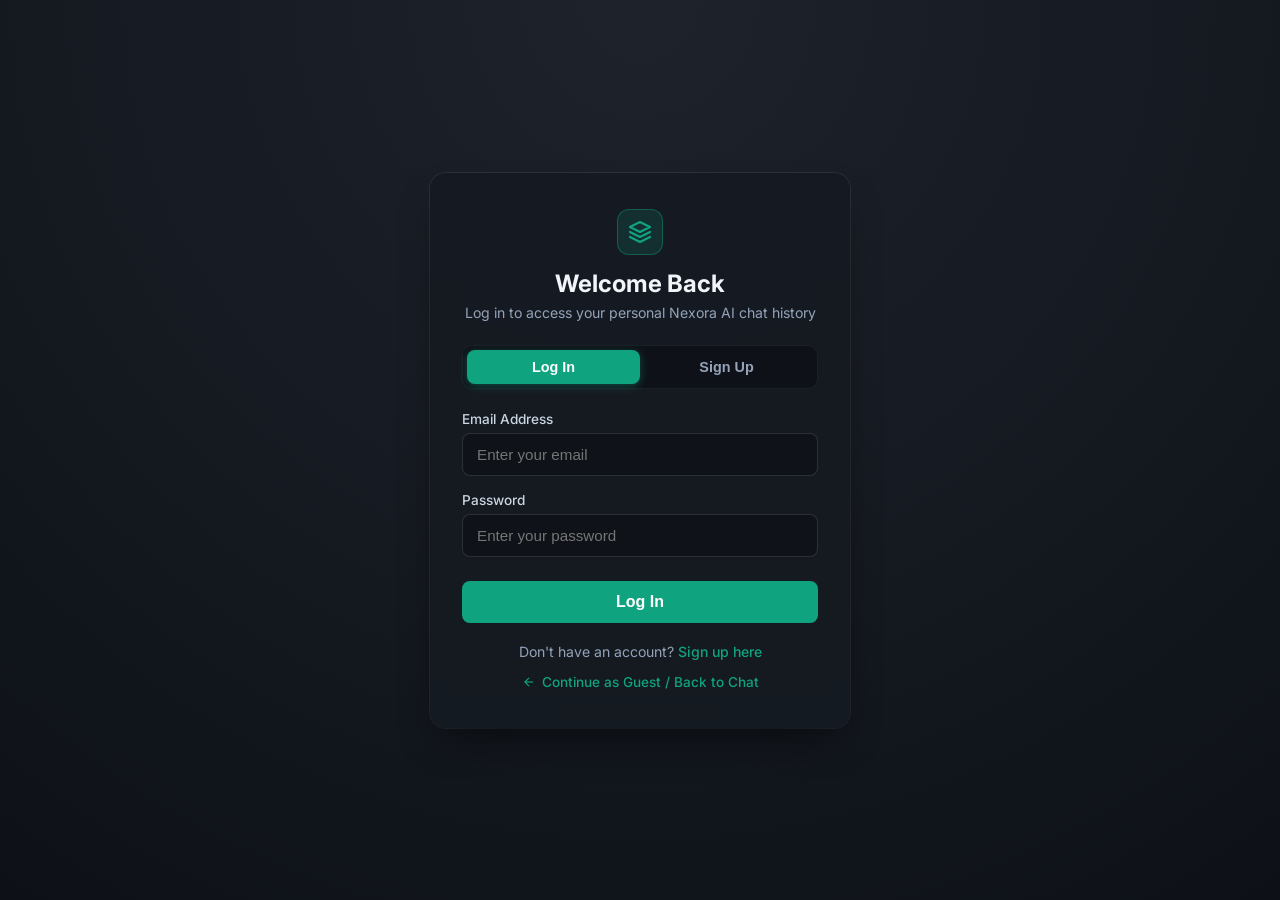
<file: login.html>
<!DOCTYPE html>
<html lang="en">
<head>
    <meta charset="UTF-8">
    <meta name="viewport" content="width=device-width, initial-scale=1.0">
    <title>Account - Nexora AI</title>
    <link rel="stylesheet" href="style.css">
    <link href="https://fonts.googleapis.com/css2?family=Inter:wght@400;500;600;700&display=swap" rel="stylesheet">
    <style>
        body {
            margin: 0;
            padding: 0;
            min-height: 100vh;
            display: flex;
            align-items: center;
            justify-content: center;
            background: radial-gradient(circle at top, #1e222b 0%, #0d1117 100%);
            font-family: 'Inter', -apple-system, BlinkMacSystemFont, sans-serif;
            color: #ececec;
        }
        .auth-card {
            background: rgba(22, 27, 34, 0.95);
            backdrop-filter: blur(16px);
            padding: 36px 32px;
            border-radius: 16px;
            box-shadow: 0 20px 40px -15px rgba(0, 0, 0, 0.6), 0 0 0 1px rgba(255, 255, 255, 0.08);
            width: 100%;
            max-width: 420px;
            text-align: center;
            box-sizing: border-box;
            animation: fadeIn 0.3s ease;
        }
        @keyframes fadeIn {
            from { opacity: 0; transform: translateY(10px); }
            to { opacity: 1; transform: translateY(0); }
        }
        .auth-logo-badge {
            width: 46px;
            height: 46px;
            border-radius: 12px;
            background: rgba(16, 163, 127, 0.16);
            border: 1px solid rgba(16, 163, 127, 0.4);
            display: flex;
            align-items: center;
            justify-content: center;
            color: #10a37f;
            margin: 0 auto 14px auto;
        }
        .auth-card h2 {
            margin: 0 0 6px 0;
            font-size: 1.5rem;
            font-weight: 700;
            color: #f1f5f9;
        }
        .auth-subtitle {
            margin: 0 0 24px 0;
            font-size: 0.88rem;
            color: #94a3b8;
        }
        .auth-tabs {
            display: flex;
            background: rgba(13, 17, 23, 0.8);
            border-radius: 10px;
            padding: 4px;
            margin-bottom: 22px;
            border: 1px solid rgba(255, 255, 255, 0.06);
        }
        .auth-tab-btn {
            flex: 1;
            padding: 9px;
            background: transparent;
            border: none;
            color: #94a3b8;
            font-size: 0.9rem;
            font-weight: 600;
            border-radius: 8px;
            cursor: pointer;
            transition: all 0.2s ease;
        }
        .auth-tab-btn.active {
            background: #10a37f;
            color: #ffffff;
            box-shadow: 0 2px 8px rgba(16, 163, 127, 0.4);
        }
        .form-group {
            margin-bottom: 16px;
            text-align: left;
        }
        .form-group label {
            display: block;
            margin-bottom: 6px;
            font-size: 0.85rem;
            font-weight: 500;
            color: #cbd5e1;
        }
        .form-group input {
            width: 100%;
            padding: 12px 14px;
            border-radius: 8px;
            border: 1px solid rgba(255, 255, 255, 0.12);
            background: rgba(13, 17, 23, 0.7);
            color: #f8fafc;
            font-size: 0.95rem;
            outline: none;
            box-sizing: border-box;
            transition: border-color 0.2s ease, box-shadow 0.2s ease;
        }
        .form-group input:focus {
            border-color: #10a37f;
            box-shadow: 0 0 0 3px rgba(16, 163, 127, 0.2);
        }
        .auth-btn {
            width: 100%;
            padding: 12px;
            background: #10a37f;
            color: #ffffff;
            border: none;
            border-radius: 8px;
            font-size: 1rem;
            font-weight: 600;
            cursor: pointer;
            margin-top: 8px;
            transition: background 0.2s, transform 0.1s;
        }
        .auth-btn:hover {
            background: #1a7f64;
        }
        .auth-btn:active {
            transform: scale(0.99);
        }
        .auth-footer {
            margin-top: 20px;
            font-size: 0.88rem;
            color: #94a3b8;
        }
        .auth-footer a {
            color: #10a37f;
            text-decoration: none;
            font-weight: 500;
        }
        .auth-footer a:hover {
            text-decoration: underline;
        }
        .back-link {
            display: inline-flex;
            align-items: center;
            gap: 6px;
            margin-top: 14px;
            color: #94a3b8;
            font-size: 0.85rem;
            text-decoration: none;
            transition: color 0.2s;
        }
        .back-link:hover {
            color: #e2e8f0;
        }
    </style>
</head>
<body>
    <div class="auth-card">
        <div class="auth-logo-badge">
            <svg width="24" height="24" viewBox="0 0 24 24" fill="none" stroke="currentColor" stroke-width="2.2" stroke-linecap="round" stroke-linejoin="round">
                <path d="M12 2L2 7l10 5 10-5-10-5z"></path>
                <path d="M2 17l10 5 10-5"></path>
                <path d="M2 12l10 5 10-5"></path>
            </svg>
        </div>
        <h2 id="auth-heading">Welcome Back</h2>
        <p class="auth-subtitle" id="auth-sub">Log in to access your personal Nexora AI chat history</p>

        <div class="auth-tabs">
            <button class="auth-tab-btn active" id="tab-login" onclick="switchTab('login')">Log In</button>
            <button class="auth-tab-btn" id="tab-signup" onclick="switchTab('signup')">Sign Up</button>
        </div>

        <form id="auth-form" onsubmit="handleAuth(event)">
            <div class="form-group" id="name-group" style="display: none;">
                <label for="name-input">Full Name</label>
                <input type="text" id="name-input" placeholder="e.g. Sourabh Patil" autocomplete="name" />
            </div>

            <div class="form-group">
                <label for="email-input">Email Address</label>
                <input type="email" id="email-input" placeholder="Enter your email" required autocomplete="email" />
            </div>

            <div class="form-group">
                <label for="password-input">Password</label>
                <input type="password" id="password-input" placeholder="Enter your password" required autocomplete="current-password" />
            </div>

            <button type="submit" class="auth-btn" id="submit-btn">Log In</button>
        </form>

        <div class="auth-footer">
            <span id="footer-text">Don't have an account?</span>
            <a href="javascript:void(0)" id="footer-toggle-btn" onclick="toggleMode()">Sign up here</a>
            <div>
                <a href="index.html" class="back-link">
                    <svg width="14" height="14" viewBox="0 0 24 24" fill="none" stroke="currentColor" stroke-width="2">
                        <line x1="19" y1="12" x2="5" y2="12"></line>
                        <polyline points="12 19 5 12 12 5"></polyline>
                    </svg>
                    Continue as Guest / Back to Chat
                </a>
            </div>
        </div>
    </div>

    <script>
        let currentMode = 'login';

        function switchTab(mode) {
            currentMode = mode;
            const tabLogin = document.getElementById('tab-login');
            const tabSignup = document.getElementById('tab-signup');
            const heading = document.getElementById('auth-heading');
            const sub = document.getElementById('auth-sub');
            const nameGroup = document.getElementById('name-group');
            const submitBtn = document.getElementById('submit-btn');
            const footerText = document.getElementById('footer-text');
            const footerToggleBtn = document.getElementById('footer-toggle-btn');

            if (mode === 'signup') {
                tabSignup.classList.add('active');
                tabLogin.classList.remove('active');
                heading.textContent = 'Create an Account';
                sub.textContent = 'Sign up to keep your chat history isolated and secure';
                nameGroup.style.display = 'block';
                submitBtn.textContent = 'Create Account';
                footerText.textContent = 'Already have an account?';
                footerToggleBtn.textContent = 'Log in here';
            } else {
                tabLogin.classList.add('active');
                tabSignup.classList.remove('active');
                heading.textContent = 'Welcome Back';
                sub.textContent = 'Log in to access your personal Nexora AI chat history';
                nameGroup.style.display = 'none';
                submitBtn.textContent = 'Log In';
                footerText.textContent = "Don't have an account?";
                footerToggleBtn.textContent = 'Sign up here';
            }
        }

        function toggleMode() {
            switchTab(currentMode === 'login' ? 'signup' : 'login');
        }

        function extractNameFromEmail(email) {
            if (!email || !email.includes('@')) return email || 'User';
            let rawName = email.split('@')[0];
            rawName = rawName.replace(/[._\-0-9]+/g, ' ').trim();
            if (!rawName) return email.split('@')[0];
            return rawName.split(' ')
                .filter(Boolean)
                .map(w => w.charAt(0).toUpperCase() + w.slice(1).toLowerCase())
                .join(' ');
        }

        function handleAuth(e) {
            e.preventDefault();
            const emailInput = document.getElementById('email-input');
            const nameInput = document.getElementById('name-input');
            
            const email = (emailInput.value || '').trim().toLowerCase();
            if (!email || !email.includes('@')) {
                alert('Please enter a valid email address.');
                return;
            }

            const rawName = (nameInput.value || '').trim();
            const displayName = rawName || extractNameFromEmail(email);

            // Set user authentication state
            localStorage.setItem('isLoggedIn', 'true');
            localStorage.setItem('userEmail', email);
            localStorage.setItem('userName', displayName);

            // Clean up any old unscoped legacy sessions to prevent cross-leak
            if (localStorage.getItem('chatSessions')) {
                localStorage.removeItem('chatSessions');
            }

            // Redirect back to chat with fresh session ready
            window.location.href = 'index.html';
        }
    </script>
</body>
</html>
</file>
<file: style.css>
:root {
    --bg-main: #212121;
    --bg-sidebar: #171717;
    --bg-card: #2f2f2f;
    --bg-card-hover: #383838;
    --bg-input: #2f2f2f;
    --border-subtle: #333333;
    --border-light: rgba(255, 255, 255, 0.1);
    --text-primary: #ececec;
    --text-secondary: #b4b4b4;
    --text-muted: #8e8e8e;
    --primary-accent: #10a37f;
    --primary-accent-hover: #1a7f64;
    --user-bubble: #2f2f2f;
    --sidebar-width: 260px;
    --font-family: 'Inter', -apple-system, BlinkMacSystemFont, 'Segoe UI', Roboto, sans-serif;
}

/* Light Theme (Clean, ChatGPT-style White & Grey) */
/* ================= ☀️ LIGHT THEME (Pixel-Perfect ChatGPT Style) ================= */
[data-theme="light"] {
    --bg-main: #ffffff;
    --bg-sidebar: #f9fafb;
    --bg-card: #ffffff;
    --bg-card-hover: #f3f4f6;
    --bg-input: #ffffff;
    --border-subtle: #e5e7eb;
    --border-light: rgba(0, 0, 0, 0.08);
    --text-primary: #111827;
    --text-secondary: #4b5563;
    --text-muted: #6b7280;
    --user-bubble: #f4f4f4;
}

[data-theme="light"] body {
    background-color: #ffffff;
    color: #111827;
}

/* Sidebar Light */
[data-theme="light"] .sidebar {
    background-color: #f9fafb;
    border-right: 1px solid #e5e7eb;
}

[data-theme="light"] .new-chat-btn {
    background: #ffffff;
    border: 1px solid #e5e7eb;
    color: #111827;
    box-shadow: 0 1px 2px rgba(0, 0, 0, 0.03);
}

[data-theme="light"] .new-chat-btn:hover {
    background-color: #f3f4f6;
    border-color: #d1d5db;
}

[data-theme="light"] .category-header,
[data-theme="light"] .history-label {
    color: #6b7280;
}

[data-theme="light"] .exam-pill {
    color: #4b5563;
}

[data-theme="light"] .exam-pill:hover {
    background-color: #f3f4f6;
    color: #111827;
    border-color: #e5e7eb;
}

[data-theme="light"] .history-item {
    color: #374151;
}

[data-theme="light"] .history-item:hover {
    background-color: #f3f4f6 !important;
    color: #111827 !important;
}

[data-theme="light"] .history-item.active {
    background-color: #e5e7eb !important;
    color: #111827 !important;
    font-weight: 600;
}

[data-theme="light"] .history-delete-btn {
    color: #9ca3af;
}

[data-theme="light"] .history-delete-btn:hover {
    color: #ef4444;
}

[data-theme="light"] .sidebar-alerts-btn {
    background: #ecfdf5;
    border-color: #a7f3d0;
    color: #059669;
}

[data-theme="light"] .sidebar-alerts-btn:hover {
    background: #d1fae5;
}

[data-theme="light"] .backup-action-btn {
    background: #ffffff;
    border: 1px solid #e5e7eb;
    color: #4b5563;
}

[data-theme="light"] .backup-action-btn:hover {
    background: #f3f4f6;
    color: #111827;
    border-color: #d1d5db;
}

[data-theme="light"] .clear-history-btn {
    color: #6b7280;
}

[data-theme="light"] .clear-history-btn:hover {
    background: #fee2e2;
    color: #ef4444;
}

[data-theme="light"] .login-link {
    background: #ffffff;
    border: 1px solid #e5e7eb;
    color: #111827;
}

[data-theme="light"] .login-link:hover {
    background: #f3f4f6;
}

[data-theme="light"] .user-logged-box {
    background: #ffffff;
    border: 1px solid #e5e7eb;
}

[data-theme="light"] .user-avatar-circle {
    background: #111827;
    color: #ffffff;
}

[data-theme="light"] .user-display-name {
    color: #111827;
}

[data-theme="light"] .user-display-email {
    color: #6b7280;
}

/* Top Nav Light */
[data-theme="light"] .top-nav {
    background: #ffffff;
    border-bottom: 1px solid #e5e7eb;
}

[data-theme="light"] .model-name {
    color: #111827;
}

[data-theme="light"] .model-tag {
    background: #ecfdf5;
    border: 1px solid #a7f3d0;
    color: #059669;
}

[data-theme="light"] .new-chat-top-btn {
    background: #ffffff;
    border: 1px solid #e5e7eb;
    color: #111827;
}

[data-theme="light"] .new-chat-top-btn:hover {
    background-color: #f3f4f6;
    border-color: #d1d5db;
}

[data-theme="light"] .icon-btn {
    color: #4b5563;
}

[data-theme="light"] .icon-btn:hover {
    background-color: #f3f4f6;
    color: #111827;
}

/* Welcome Screen Light */
[data-theme="light"] .welcome-screen h2 {
    color: #111827;
}

[data-theme="light"] .welcome-screen .subtitle {
    color: #6b7280;
}

[data-theme="light"] .logo-icon {
    background: #ecfdf5;
    border: 1px solid #a7f3d0;
    color: #10a37f;
}

[data-theme="light"] .suggestion-card {
    background: #ffffff;
    border: 1px solid #e5e7eb;
    box-shadow: 0 1px 3px rgba(0, 0, 0, 0.04);
}

[data-theme="light"] .suggestion-card:hover {
    background: #f9fafb;
    border-color: #d1d5db;
    box-shadow: 0 4px 12px rgba(0, 0, 0, 0.06);
}

[data-theme="light"] .card-title {
    color: #111827;
}

[data-theme="light"] .card-desc {
    color: #6b7280;
}

/* Input Dock Light */
[data-theme="light"] .chat-bottom-dock {
    background: linear-gradient(180deg, rgba(255, 255, 255, 0) 0%, rgba(255, 255, 255, 0.95) 25%, #ffffff 100%);
}

[data-theme="light"] .input-box-wrapper {
    background: #ffffff;
    border: 1px solid #d1d5db;
    box-shadow: 0 4px 16px rgba(0, 0, 0, 0.06);
}

[data-theme="light"] .input-box-wrapper:focus-within {
    border-color: #9ca3af;
    box-shadow: 0 4px 20px rgba(0, 0, 0, 0.1);
}

[data-theme="light"] #message-input {
    color: #111827;
}

[data-theme="light"] #message-input::placeholder {
    color: #9ca3af;
}

[data-theme="light"] .attach-btn,
[data-theme="light"] .voice-btn {
    background: #f9fafb;
    border: 1px solid #e5e7eb;
    color: #4b5563;
}

[data-theme="light"] .attach-btn:hover,
[data-theme="light"] .voice-btn:hover {
    background: #f3f4f6;
    color: #111827;
    border-color: #d1d5db;
}

[data-theme="light"] #send-button {
    background-color: #111827;
    color: #ffffff;
}

[data-theme="light"] #send-button:not(:disabled):hover {
    background-color: #1f2937;
}

[data-theme="light"] #send-button:disabled {
    background-color: #f3f4f6 !important;
    color: #9ca3af !important;
    border: 1px solid #e5e7eb;
    cursor: not-allowed;
    opacity: 0.9;
}

[data-theme="light"] .input-disclaimer {
    color: #9ca3af;
}

/* Attachment Menu Popover Light */
[data-theme="light"] .attach-menu-popover {
    background: #ffffff;
    border: 1px solid #e5e7eb;
    box-shadow: 0 12px 32px rgba(0, 0, 0, 0.12);
}

[data-theme="light"] .attach-menu-header {
    color: #6b7280;
}

[data-theme="light"] .attach-menu-item:hover {
    background-color: #f3f4f6;
}

[data-theme="light"] .attach-item-title {
    color: #111827;
}

[data-theme="light"] .attach-item-desc {
    color: #6b7280;
}

/* Attachment Preview Tray Light */
[data-theme="light"] .attachment-preview-tray {
    border-bottom: 1px solid #e5e7eb;
}

[data-theme="light"] .attachment-card {
    background: #f9fafb;
    border: 1px solid #e5e7eb;
}

[data-theme="light"] .attachment-card:hover {
    background: #f3f4f6;
    border-color: #d1d5db;
}

[data-theme="light"] .attachment-name {
    color: #111827;
}

[data-theme="light"] .attachment-size {
    color: #6b7280;
}

[data-theme="light"] .attachment-remove-btn {
    background: #d1d5db;
    color: #374151;
}

[data-theme="light"] .attachment-remove-btn:hover {
    background: #ef4444;
    color: #ffffff;
}

/* Message Rows Light (Pixel-Perfect ChatGPT Style) */
[data-theme="light"] .message-row.user-row {
    background: transparent;
    border: none;
    box-shadow: none;
}

[data-theme="light"] .message-row.user-row .message-bubble {
    background-color: #f1f5f9;
    color: #0f172a;
    border: 1px solid #e2e8f0;
    box-shadow: 0 1px 3px rgba(0, 0, 0, 0.04);
}

[data-theme="light"] .message-row.user-row .user-msg-text {
    color: #0f172a !important;
    font-weight: 600 !important;
}

[data-theme="light"] .user-msg-edit-btn {
    color: #6b7280;
    background: transparent;
}

[data-theme="light"] .user-msg-edit-btn:hover {
    background: #e5e7eb;
    color: #111827;
}

[data-theme="light"] .message-row.ai-row {
    border-bottom: 1px solid #f1f5f9;
}

[data-theme="light"] .message-row.ai-row .message-bubble {
    color: #1f2937;
}

[data-theme="light"] .message-actions-bar {
    border-top: 1px solid #f1f5f9;
}

[data-theme="light"] .msg-action-btn {
    background: #ffffff;
    border: 1px solid #e5e7eb;
    color: #4b5563;
}

[data-theme="light"] .msg-action-btn:hover {
    background: #f3f4f6;
    color: #111827;
    border-color: #d1d5db;
}

[data-theme="light"] .download-pdf-btn:hover {
    background: #ecfdf5;
    border-color: #a7f3d0;
    color: #059669;
}

/* Light Theme Markdown Tables (Clean, Crisp, Pure White & Subtle Gray) */
[data-theme="light"] .markdown-body table {
    width: 100%;
    background-color: #ffffff !important;
    border: 1px solid #e5e7eb !important;
    border-collapse: separate !important;
    border-spacing: 0 !important;
    border-radius: 8px !important;
    overflow: hidden !important;
    margin: 16px 0 !important;
    box-shadow: 0 1px 3px rgba(0, 0, 0, 0.04) !important;
}

[data-theme="light"] .markdown-body thead {
    background-color: #f9fafb !important;
}

[data-theme="light"] .markdown-body th {
    background-color: #f9fafb !important;
    color: #111827 !important;
    font-weight: 600 !important;
    border: none !important;
    border-bottom: 1px solid #e5e7eb !important;
    padding: 10px 14px !important;
    text-align: left !important;
}

[data-theme="light"] .markdown-body tbody {
    background-color: #ffffff !important;
}

[data-theme="light"] .markdown-body tr {
    background-color: #ffffff !important;
    transition: background-color 0.15s !important;
}

[data-theme="light"] .markdown-body tr:nth-child(even) {
    background-color: #f9fafb !important;
}

[data-theme="light"] .markdown-body tr:hover {
    background-color: #f3f4f6 !important;
}

[data-theme="light"] .markdown-body td {
    background-color: transparent !important;
    border: none !important;
    border-bottom: 1px solid #f3f4f6 !important;
    color: #374151 !important;
    padding: 9px 14px !important;
    line-height: 1.6 !important;
}

[data-theme="light"] .markdown-body td strong {
    color: #111827 !important;
    font-weight: 600 !important;
}

/* Modals Light */
[data-theme="light"] .alerts-modal-content {
    background: #ffffff;
    border: 1px solid #e5e7eb;
    box-shadow: 0 20px 45px rgba(0, 0, 0, 0.12);
}

[data-theme="light"] .alerts-modal-header {
    border-bottom: 1px solid #e5e7eb;
}

[data-theme="light"] .alerts-modal-header h3 {
    color: #111827;
}

[data-theme="light"] .modal-sub {
    color: #6b7280;
}

[data-theme="light"] .modal-close-btn {
    color: #6b7280;
}

[data-theme="light"] .modal-close-btn:hover {
    background: #f3f4f6;
    color: #111827;
}

[data-theme="light"] .alert-subscription-card {
    background: #f9fafb;
    border: 1px solid #e5e7eb;
}

[data-theme="light"] .alert-subscription-card h4 {
    color: #111827;
}

[data-theme="light"] .alert-desc {
    color: #4b5563;
}

[data-theme="light"] #alert-email,
[data-theme="light"] #alert-exam {
    background: #ffffff;
    border: 1px solid #d1d5db;
    color: #111827;
}

[data-theme="light"] .bulletin-header h4 {
    color: #111827;
}

[data-theme="light"] .send-sample-email-btn {
    background: #ffffff;
    border: 1px solid #d1d5db;
    color: #374151;
}

[data-theme="light"] .send-sample-email-btn:hover {
    background: #f3f4f6;
}

[data-theme="light"] .bulletin-card {
    background: #f9fafb;
    border: 1px solid #e5e7eb;
}

[data-theme="light"] .bulletin-card h5 {
    color: #111827;
}

[data-theme="light"] .bulletin-card p {
    color: #4b5563;
}

[data-theme="light"] .bulletin-card.highlight {
    background: #f0fdf4;
    border-color: #86efac;
}

[data-theme="light"] .settings-modal-content {
    background: #ffffff;
    border: 1px solid #e5e7eb;
    box-shadow: 0 20px 45px rgba(0, 0, 0, 0.12);
}

[data-theme="light"] .settings-modal-header {
    border-bottom: 1px solid #e5e7eb;
}

[data-theme="light"] .settings-modal-header h3 {
    color: #111827;
}

[data-theme="light"] .setting-item {
    border-bottom: 1px solid #f3f4f6;
}

[data-theme="light"] .setting-title {
    color: #111827;
}

[data-theme="light"] .setting-desc {
    color: #6b7280;
}

[data-theme="light"] .setting-select {
    background: #ffffff;
    border: 1px solid #d1d5db;
    color: #111827;
}

[data-theme="light"] .setting-status-badge {
    background: #ecfdf5;
    color: #059669;
    border: 1px solid #a7f3d0;
}

[data-theme="light"] .theme-switch-group {
    background: #f3f4f6;
    border: 1px solid #e5e7eb;
}

[data-theme="light"] .theme-btn {
    color: #4b5563;
}

[data-theme="light"] .theme-btn.active {
    background: #ffffff;
    color: #111827;
    box-shadow: 0 1px 3px rgba(0, 0, 0, 0.08);
}

/* Font Size Modifiers */
[data-font="large"] .message-bubble,
[data-font="large"] .markdown-body {
    font-size: 1.05rem !important;
    line-height: 1.7 !important;
}

* {
    box-sizing: border-box;
    margin: 0;
    padding: 0;
}

body {
    font-family: var(--font-family);
    background-color: var(--bg-main);
    color: var(--text-primary);
    height: 100vh;
    overflow: hidden;
    -webkit-font-smoothing: antialiased;
}

.app-layout {
    display: flex;
    height: 100vh;
    width: 100vw;
    position: relative;
    overflow: hidden;
}

/* ================= SIDEBAR ================= */
.sidebar {
    width: var(--sidebar-width);
    background-color: var(--bg-sidebar);
    height: 100%;
    display: flex;
    flex-direction: column;
    border-right: 1px solid var(--border-subtle);
    transition: transform 0.25s cubic-bezier(0.4, 0, 0.2, 1);
    z-index: 50;
    flex-shrink: 0;
}

.sidebar.closed {
    margin-left: calc(-1 * var(--sidebar-width));
}

/* Sidebar Brand Header (Nexora AI) */
.sidebar-brand-header {
    display: flex;
    align-items: center;
    gap: 12px;
    padding: 16px 16px 12px;
    border-bottom: 1px solid var(--border-subtle);
}

.brand-badge-box {
    width: 34px;
    height: 34px;
    border-radius: 8px;
    background: linear-gradient(135deg, rgba(16, 163, 127, 0.25), rgba(16, 163, 127, 0.08));
    border: 1px solid rgba(16, 163, 127, 0.4);
    color: var(--primary-accent);
    display: flex;
    align-items: center;
    justify-content: center;
    flex-shrink: 0;
    box-shadow: 0 2px 8px rgba(16, 163, 127, 0.2);
}

.brand-text-box {
    display: flex;
    flex-direction: column;
    min-width: 0;
}

.brand-main-name {
    font-size: 1.05rem;
    font-weight: 700;
    color: var(--text-primary);
    letter-spacing: -0.02em;
    line-height: 1.2;
}

.brand-sub-name {
    font-size: 0.72rem;
    color: var(--text-muted);
    font-weight: 500;
}

[data-theme="light"] .sidebar-brand-header {
    border-bottom: 1px solid var(--border-subtle);
    background-color: #f9fafb;
}

[data-theme="light"] .brand-main-name {
    color: var(--text-primary);
}

.sidebar-top {
    padding: 14px 12px 10px;
    display: flex;
    align-items: center;
    gap: 8px;
}

.new-chat-btn {
    flex: 1;
    display: flex;
    align-items: center;
    gap: 10px;
    padding: 10px 14px;
    background: transparent;
    border: 1px solid var(--border-light);
    border-radius: 8px;
    color: var(--text-primary);
    font-size: 0.9rem;
    font-weight: 500;
    cursor: pointer;
    transition: background-color 0.15s, border-color 0.15s;
}

.new-chat-btn:hover {
    background-color: rgba(255, 255, 255, 0.06);
    border-color: rgba(255, 255, 255, 0.2);
}

.mobile-close-sidebar {
    display: none;
}

/* Category Pills in Sidebar */
.sidebar-category-pills {
    padding: 10px 12px 6px;
    border-bottom: 1px solid var(--border-subtle);
}

.category-header {
    font-size: 0.72rem;
    text-transform: uppercase;
    letter-spacing: 0.05em;
    color: var(--text-muted);
    font-weight: 600;
    margin-bottom: 8px;
    display: block;
}

.pills-list {
    display: flex;
    flex-direction: column;
    gap: 4px;
}

.exam-pill {
    background: transparent;
    border: 1px solid transparent;
    border-radius: 6px;
    color: var(--text-secondary);
    font-size: 0.82rem;
    padding: 6px 10px;
    text-align: left;
    cursor: pointer;
    transition: all 0.15s;
    white-space: nowrap;
    overflow: hidden;
    text-overflow: ellipsis;
}

.exam-pill:hover {
    background-color: rgba(255, 255, 255, 0.05);
    color: #fff;
    border-color: rgba(255, 255, 255, 0.1);
}

/* History List */
.sidebar-history-section {
    flex: 1;
    overflow-y: auto;
    padding: 12px 8px;
    display: flex;
    flex-direction: column;
}

.history-label {
    font-size: 0.72rem;
    text-transform: uppercase;
    letter-spacing: 0.05em;
    color: var(--text-muted);
    font-weight: 600;
    padding: 6px 8px;
}

.chat-history-list {
    display: flex;
    flex-direction: column;
    gap: 2px;
}

.history-item {
    display: flex;
    align-items: center;
    justify-content: space-between;
    padding: 9px 10px;
    border-radius: 8px;
    color: var(--text-secondary);
    font-size: 0.88rem;
    cursor: pointer;
    transition: background 0.15s;
    position: relative;
    group: relative;
}

.history-item:hover {
    background-color: var(--bg-card-hover);
    color: var(--text-primary);
}

.history-item.active {
    background-color: var(--bg-card-hover);
    color: var(--text-primary);
    font-weight: 600;
}

.history-item-title {
    white-space: nowrap;
    overflow: hidden;
    text-overflow: ellipsis;
    flex: 1;
}

.history-delete-btn {
    opacity: 0;
    background: none;
    border: none;
    color: var(--text-muted);
    cursor: pointer;
    padding: 2px 4px;
    border-radius: 4px;
    transition: opacity 0.15s, color 0.15s;
}

.history-item:hover .history-delete-btn {
    opacity: 1;
}

.history-delete-btn:hover {
    color: #ef4444;
}

.no-history-hint {
    padding: 12px 10px;
    font-size: 0.82rem;
    color: var(--text-muted);
    font-style: italic;
}

/* Sidebar Footer */
.sidebar-footer {
    padding: 10px 12px;
    border-top: 1px solid var(--border-subtle);
    display: flex;
    flex-direction: column;
    gap: 8px;
}

.sidebar-alerts-btn {
    display: flex;
    align-items: center;
    gap: 8px;
    background: rgba(16, 163, 127, 0.1);
    border: 1px solid rgba(16, 163, 127, 0.25);
    color: #10a37f;
    font-size: 0.84rem;
    font-weight: 500;
    padding: 8px 10px;
    border-radius: 8px;
    cursor: pointer;
    transition: all 0.15s;
    width: 100%;
}

.sidebar-alerts-btn:hover {
    background: rgba(16, 163, 127, 0.2);
    color: #34d399;
}

[data-theme="light"] .sidebar-alerts-btn {
    background: #ecfdf5;
    border-color: #a7f3d0;
    color: #059669;
}

.bottom-alerts-link {
    background: transparent;
    border: none;
    color: var(--primary-accent);
    font-size: 0.76rem;
    cursor: pointer;
    margin-left: 6px;
    text-decoration: underline;
    transition: color 0.15s;
}

.bottom-alerts-link:hover {
    color: #34d399;
}

.sidebar-backup-row {
    display: flex;
    gap: 6px;
    width: 100%;
}

.backup-action-btn {
    flex: 1;
    display: flex;
    align-items: center;
    justify-content: center;
    gap: 6px;
    background: rgba(255, 255, 255, 0.04);
    border: 1px solid var(--border-subtle);
    color: var(--text-muted);
    font-size: 0.76rem;
    padding: 5px 8px;
    border-radius: 6px;
    cursor: pointer;
    transition: all 0.15s ease;
}

.backup-action-btn:hover {
    background: rgba(255, 255, 255, 0.08);
    color: var(--text-primary);
    border-color: var(--border-light);
}

[data-theme="light"] .backup-action-btn {
    background: #f8fafc;
    border-color: #e2e8f0;
    color: #475569;
}

[data-theme="light"] .backup-action-btn:hover {
    background: #f1f5f9;
    color: #0f172a;
}

.clear-history-btn {
    display: flex;
    align-items: center;
    gap: 8px;
    background: none;
    border: none;
    color: var(--text-muted);
    font-size: 0.82rem;
    padding: 6px 8px;
    border-radius: 6px;
    cursor: pointer;
    transition: color 0.15s, background 0.15s;
}

.clear-history-btn:hover {
    color: #ef4444;
    background: rgba(239, 68, 68, 0.1);
}

.user-profile-badge {
    padding-top: 4px;
}

.login-link {
    display: block;
    text-align: center;
    background-color: rgba(255, 255, 255, 0.05);
    border: 1px solid var(--border-light);
    color: var(--text-primary);
    text-decoration: none;
    font-size: 0.85rem;
    padding: 8px;
    border-radius: 6px;
    font-weight: 500;
    transition: background 0.15s;
}

.login-link:hover {
    background-color: rgba(255, 255, 255, 0.1);
}

.user-logged-box {
    display: flex;
    align-items: center;
    justify-content: space-between;
    gap: 10px;
    padding: 6px 4px;
}

.user-avatar-circle {
    width: 32px;
    height: 32px;
    border-radius: 50%;
    background-color: var(--primary-accent);
    color: white;
    font-weight: 600;
    font-size: 0.9rem;
    display: flex;
    align-items: center;
    justify-content: center;
    flex-shrink: 0;
}

.user-info-text {
    flex: 1;
    display: flex;
    flex-direction: column;
    overflow: hidden;
    line-height: 1.25;
}

.user-display-name {
    font-size: 0.88rem;
    font-weight: 600;
    color: #ffffff;
    white-space: nowrap;
    overflow: hidden;
    text-overflow: ellipsis;
}

.user-display-email {
    font-size: 0.72rem;
    color: var(--text-muted);
    white-space: nowrap;
    overflow: hidden;
    text-overflow: ellipsis;
}

.logout-icon-btn {
    background: none;
    border: none;
    color: var(--text-muted);
    cursor: pointer;
    font-size: 0.8rem;
    padding: 4px 6px;
    border-radius: 4px;
    border: 1px solid rgba(239, 68, 68, 0.3);
    color: #f87171;
}

.logout-icon-btn:hover {
    background-color: rgba(239, 68, 68, 0.15);
}

/* ================= MAIN CHAT AREA ================= */
.chat-main {
    flex: 1;
    display: flex;
    flex-direction: column;
    height: 100%;
    background-color: var(--bg-main);
    position: relative;
    min-width: 0;
}

/* Header */
.top-nav {
    height: 52px;
    display: flex;
    align-items: center;
    justify-content: space-between;
    padding: 0 16px;
    border-bottom: 1px solid var(--border-subtle);
    background-color: var(--bg-main);
    z-index: 10;
}

.nav-left {
    display: flex;
    align-items: center;
    gap: 12px;
}

.icon-btn {
    background: transparent;
    border: none;
    color: var(--text-secondary);
    cursor: pointer;
    display: flex;
    align-items: center;
    justify-content: center;
    padding: 6px;
    border-radius: 6px;
    transition: background 0.15s, color 0.15s;
}

.icon-btn:hover {
    background-color: rgba(255, 255, 255, 0.08);
    color: #fff;
}

.model-badge {
    display: flex;
    align-items: baseline;
    gap: 8px;
}

.model-name {
    font-size: 1.05rem;
    font-weight: 600;
    color: var(--text-primary);
}

.model-tag {
    font-size: 0.75rem;
    color: var(--text-muted);
    background: rgba(255, 255, 255, 0.05);
    padding: 2px 7px;
    border-radius: 12px;
    border: 1px solid var(--border-light);
}

.new-chat-top-btn {
    display: flex;
    align-items: center;
    gap: 6px;
    background: transparent;
    border: 1px solid var(--border-light);
    color: var(--text-primary);
    padding: 6px 12px;
    border-radius: 6px;
    font-size: 0.85rem;
    cursor: pointer;
    transition: background 0.15s;
}

.new-chat-top-btn:hover {
    background-color: rgba(255, 255, 255, 0.08);
}

/* Chat Messages */
/* Chat Messages */
.chat-scroll-area {
    flex: 1;
    overflow-y: auto;
    padding: 24px 20px 140px;
    display: flex;
    flex-direction: column;
    align-items: center;
    width: 100%;
    box-sizing: border-box;
}

.message-row {
    width: 100%;
    max-width: 768px;
    box-sizing: border-box;
    transition: all 0.15s ease;
}

/* Modern ChatGPT-style Right-Aligned User Message Bubble */
.message-row.user-row {
    display: flex;
    justify-content: flex-end;
    align-items: flex-start;
    padding: 6px 0;
    margin: 6px 0;
    background: transparent;
    border: none;
    box-shadow: none;
    gap: 8px;
}

.message-row.user-row .message-avatar {
    display: none; /* Modern ChatGPT clean layout */
}

.message-row.user-row .message-bubble {
    max-width: 75%;
    background-color: var(--user-bubble);
    color: var(--text-primary);
    border-radius: 20px;
    padding: 10px 18px;
    box-shadow: 0 1px 3px rgba(0, 0, 0, 0.05);
    border: 1px solid var(--border-light);
    word-break: break-word;
    font-size: 0.94rem;
    line-height: 1.55;
    flex: none;
}

.message-row.user-row .user-msg-container {
    display: flex;
    align-items: flex-start;
    gap: 8px;
}

.message-row.user-row .user-msg-text {
    flex: 1;
    color: inherit;
    font-size: 0.95rem;
    line-height: 1.55;
    font-weight: 600 !important;
    white-space: pre-wrap;
    word-break: break-word;
    letter-spacing: -0.01em;
}

.message-row.user-row .user-msg-edit-btn {
    opacity: 0;
    background: transparent;
    border: none;
    cursor: pointer;
    color: var(--text-muted);
    padding: 3px;
    border-radius: 4px;
    transition: opacity 0.15s, color 0.15s, background-color 0.15s;
    margin-top: 2px;
    display: flex;
    align-items: center;
    justify-content: center;
    flex-shrink: 0;
}

.message-row.user-row:hover .user-msg-edit-btn {
    opacity: 1;
}

.message-row.user-row .user-msg-edit-btn:hover {
    color: var(--text-primary);
    background: rgba(0, 0, 0, 0.08);
}

/* When editing question */
.message-row.user-row.is-editing,
.message-row.user-row:has(.user-edit-box) {
    justify-content: stretch;
}

.message-row.user-row.is-editing .message-bubble,
.message-row.user-row:has(.user-edit-box) .message-bubble {
    max-width: 100%;
    width: 100%;
    background-color: transparent;
    border: none;
    box-shadow: none;
    padding: 0;
}

/* Modern ChatGPT-style Left-Aligned AI Answer Row */
.message-row.ai-row {
    display: flex;
    gap: 16px;
    padding: 18px 0 24px;
    margin-bottom: 8px;
    align-items: flex-start;
    background: transparent;
    border-bottom: 1px solid var(--border-subtle);
}

.message-avatar {
    width: 32px;
    height: 32px;
    border-radius: 50%;
    display: flex;
    align-items: center;
    justify-content: center;
    font-size: 0.85rem;
    font-weight: 700;
    flex-shrink: 0;
    margin-top: 2px;
}

.message-avatar.user-av {
    background: linear-gradient(135deg, #0ea5e9, #2563eb);
    color: #ffffff;
    box-shadow: 0 2px 6px rgba(14, 165, 233, 0.35);
}

.message-avatar.ai-av {
    background: #10a37f;
    color: #ffffff;
    box-shadow: 0 1px 4px rgba(16, 163, 127, 0.25);
}

.message-bubble {
    flex: 1;
    font-size: 0.93rem;
    word-break: break-word;
}

.message-row.ai-row .message-bubble {
    min-width: 0;
    color: var(--text-primary);
    font-size: 0.93rem;
    line-height: 1.7;
}

/* In-place message edit form */
.user-edit-box {
    width: 100%;
    display: flex;
    flex-direction: column;
    gap: 8px;
}

.user-edit-textarea {
    width: 100%;
    background: var(--bg-card);
    border: 1px solid rgba(255, 255, 255, 0.25);
    border-radius: 8px;
    color: #fff;
    padding: 10px 12px;
    font-family: inherit;
    font-size: 0.95rem;
    line-height: 1.5;
    resize: none;
    outline: none;
    box-sizing: border-box;
}

.user-edit-textarea:focus {
    border-color: var(--primary-accent);
}

.user-edit-actions {
    display: flex;
    justify-content: flex-end;
    gap: 8px;
}

.user-edit-cancel-btn {
    background: transparent;
    border: 1px solid var(--border-light);
    color: var(--text-secondary);
    padding: 6px 12px;
    border-radius: 6px;
    font-size: 0.85rem;
    cursor: pointer;
    transition: background 0.15s;
}

.user-edit-cancel-btn:hover {
    background: rgba(255, 255, 255, 0.08);
    color: #fff;
}

.user-edit-save-btn {
    background: var(--primary-accent);
    border: none;
    color: #fff;
    padding: 6px 14px;
    border-radius: 6px;
    font-size: 0.85rem;
    font-weight: 500;
    cursor: pointer;
    transition: background 0.15s;
}

.user-edit-save-btn:hover {
    background: #0e8f6f;
}

/* Welcome Screen (empty chat state) */
.welcome-screen {
    max-width: 768px;
    width: 100%;
    margin: auto 0;
    text-align: center;
    padding: 24px 0;
    box-sizing: border-box;
}

.logo-icon {
    width: 58px;
    height: 58px;
    background: rgba(16, 163, 127, 0.15);
    border: 1px solid rgba(16, 163, 127, 0.3);
    color: var(--primary-accent);
    border-radius: 50%;
    display: inline-flex;
    align-items: center;
    justify-content: center;
    margin-bottom: 16px;
}

.welcome-screen h2 {
    font-size: 1.6rem;
    font-weight: 600;
    margin-bottom: 8px;
    color: #fff;
}

.welcome-screen .subtitle {
    color: var(--text-secondary);
    font-size: 0.95rem;
    margin-bottom: 32px;
}

.suggestion-grid {
    display: grid;
    grid-template-columns: repeat(2, 1fr);
    gap: 12px;
    text-align: left;
    width: 100%;
}

.suggestion-card {
    background: var(--bg-card);
    border: 1px solid var(--border-subtle);
    padding: 14px 16px;
    border-radius: 12px;
    cursor: pointer;
    transition: transform 0.15s, background-color 0.15s, border-color 0.15s;
}

.suggestion-card:hover {
    background-color: var(--bg-card-hover);
    border-color: rgba(255, 255, 255, 0.15);
    transform: translateY(-2px);
}

.card-title {
    font-weight: 600;
    font-size: 0.92rem;
    color: #fff;
    margin-bottom: 4px;
}

.card-desc {
    font-size: 0.8rem;
    color: var(--text-secondary);
}

/* ================= INPUT DOCK ================= */
.chat-bottom-dock {
    position: absolute;
    bottom: 0;
    left: 0;
    right: 0;
    background: linear-gradient(180deg, rgba(33,33,33,0) 0%, rgba(33,33,33,0.95) 20%, rgba(33,33,33,1) 100%);
    padding: 10px 20px 14px;
    display: flex;
    flex-direction: column;
    align-items: center;
    box-sizing: border-box;
}

.input-box-wrapper {
    position: relative;
    max-width: 768px;
    width: 100%;
    background-color: var(--bg-input);
    border: 1px solid var(--border-subtle);
    border-radius: 24px;
    padding: 8px 12px 8px 12px;
    display: flex;
    flex-direction: column;
    gap: 6px;
    box-shadow: 0 4px 16px rgba(0, 0, 0, 0.2);
    transition: border-color 0.2s, box-shadow 0.2s, background-color 0.2s;
}

.input-box-wrapper:focus-within {
    border-color: rgba(255, 255, 255, 0.3);
    box-shadow: 0 4px 20px rgba(0, 0, 0, 0.35);
}

.input-box-wrapper.drag-over {
    border-color: var(--primary-accent) !important;
    background-color: rgba(16, 163, 127, 0.08) !important;
    box-shadow: 0 0 24px rgba(16, 163, 127, 0.35) !important;
}

/* Drag & Drop Overlay */
.drag-drop-overlay {
    position: absolute;
    inset: 0;
    border-radius: 24px;
    background: rgba(16, 163, 127, 0.16);
    backdrop-filter: blur(6px);
    border: 2px dashed var(--primary-accent);
    display: none;
    flex-direction: column;
    align-items: center;
    justify-content: center;
    gap: 8px;
    color: var(--primary-accent);
    font-size: 0.95rem;
    font-weight: 600;
    z-index: 50;
    pointer-events: none;
}

.input-box-wrapper.drag-over .drag-drop-overlay {
    display: flex;
}

/* Input Row containing Attach Button, Textarea, Voice Button, Send Button */
.input-row {
    display: flex;
    align-items: flex-end;
    width: 100%;
    gap: 8px;
}

/* ================= ATTACHMENT (+) BUTTON & POPOVER (ChatGPT Style) ================= */
.attach-container {
    position: relative;
    display: flex;
    align-items: center;
    flex-shrink: 0;
}

.attach-btn {
    width: 34px;
    height: 34px;
    border-radius: 50%;
    background-color: transparent;
    color: var(--text-secondary);
    border: 1px solid var(--border-subtle);
    cursor: pointer;
    display: flex;
    align-items: center;
    justify-content: center;
    flex-shrink: 0;
    transition: all 0.2s cubic-bezier(0.4, 0, 0.2, 1);
    margin-bottom: 1px;
}

.attach-btn:hover {
    background-color: rgba(255, 255, 255, 0.1);
    color: #ffffff;
    border-color: rgba(255, 255, 255, 0.25);
    transform: scale(1.05);
}

.attach-btn.open {
    background-color: rgba(255, 255, 255, 0.16);
    color: #ffffff;
    border-color: var(--primary-accent);
    transform: rotate(45deg);
}

/* ChatGPT Popover Dropdown Menu */
.attach-menu-popover {
    position: absolute;
    bottom: calc(100% + 12px);
    left: 0;
    width: 275px;
    background: #1c1c20;
    border: 1px solid rgba(255, 255, 255, 0.14);
    border-radius: 14px;
    padding: 6px;
    box-shadow: 0 12px 36px rgba(0, 0, 0, 0.55), 0 0 0 1px rgba(255, 255, 255, 0.05);
    z-index: 100;
    animation: popoverFadeIn 0.18s cubic-bezier(0.16, 1, 0.3, 1);
    backdrop-filter: blur(14px);
}

@keyframes popoverFadeIn {
    from {
        opacity: 0;
        transform: translateY(8px) scale(0.96);
    }
    to {
        opacity: 1;
        transform: translateY(0) scale(1);
    }
}

.attach-menu-header {
    font-size: 0.72rem;
    font-weight: 600;
    text-transform: uppercase;
    letter-spacing: 0.05em;
    color: var(--text-muted);
    padding: 8px 10px 4px;
}

.attach-menu-item {
    display: flex;
    align-items: center;
    gap: 12px;
    width: 100%;
    background: transparent;
    border: none;
    padding: 9px 10px;
    border-radius: 10px;
    color: var(--text-primary);
    text-align: left;
    cursor: pointer;
    transition: background-color 0.15s, transform 0.15s;
}

.attach-menu-item:hover {
    background-color: rgba(255, 255, 255, 0.08);
    transform: translateX(2px);
}

.attach-item-icon {
    width: 32px;
    height: 32px;
    border-radius: 8px;
    display: flex;
    align-items: center;
    justify-content: center;
    flex-shrink: 0;
}

.attach-item-icon.file-icon {
    background: rgba(59, 130, 246, 0.18);
    color: #60a5fa;
}

.attach-item-icon.folder-icon {
    background: rgba(245, 158, 11, 0.18);
    color: #fbbf24;
}

.attach-item-icon.image-icon {
    background: rgba(16, 163, 127, 0.18);
    color: #34d399;
}

.attach-item-text {
    display: flex;
    flex-direction: column;
    overflow: hidden;
}

.attach-item-title {
    font-size: 0.88rem;
    font-weight: 600;
    color: var(--text-primary);
    line-height: 1.25;
}

.attach-item-desc {
    font-size: 0.73rem;
    color: var(--text-muted);
    line-height: 1.25;
    margin-top: 2px;
    white-space: nowrap;
    overflow: hidden;
    text-overflow: ellipsis;
}

/* ================= ATTACHMENT PREVIEW TRAY (Inside Chat Bar) ================= */
.attachment-preview-tray {
    display: flex;
    flex-wrap: wrap;
    gap: 8px;
    width: 100%;
    padding: 4px 2px 8px 2px;
    border-bottom: 1px solid rgba(255, 255, 255, 0.08);
    max-height: 180px;
    overflow-y: auto;
}

.attachment-card {
    position: relative;
    display: flex;
    align-items: center;
    gap: 8px;
    background: rgba(255, 255, 255, 0.06);
    border: 1px solid rgba(255, 255, 255, 0.12);
    border-radius: 10px;
    padding: 5px 8px;
    max-width: 220px;
    transition: all 0.2s;
    animation: attachCardIn 0.2s ease-out;
}

@keyframes attachCardIn {
    from { opacity: 0; transform: scale(0.92); }
    to { opacity: 1; transform: scale(1); }
}

.attachment-card:hover {
    background: rgba(255, 255, 255, 0.1);
    border-color: rgba(255, 255, 255, 0.2);
}

.attachment-thumbnail {
    width: 36px;
    height: 36px;
    border-radius: 6px;
    object-fit: cover;
    flex-shrink: 0;
}

.attachment-icon-badge {
    width: 36px;
    height: 36px;
    border-radius: 6px;
    display: flex;
    align-items: center;
    justify-content: center;
    font-size: 0.7rem;
    font-weight: 700;
    flex-shrink: 0;
}

.attachment-icon-badge.pdf { background: rgba(239, 68, 68, 0.2); color: #f87171; }
.attachment-icon-badge.doc { background: rgba(59, 130, 246, 0.2); color: #60a5fa; }
.attachment-icon-badge.folder { background: rgba(245, 158, 11, 0.2); color: #fbbf24; font-size: 1.1rem; }
.attachment-icon-badge.generic { background: rgba(148, 163, 184, 0.2); color: #94a3b8; }

.attachment-meta {
    display: flex;
    flex-direction: column;
    min-width: 0;
    flex: 1;
}

.attachment-name {
    font-size: 0.78rem;
    font-weight: 600;
    color: var(--text-primary);
    white-space: nowrap;
    overflow: hidden;
    text-overflow: ellipsis;
}

.attachment-size {
    font-size: 0.68rem;
    color: var(--text-muted);
    margin-top: 1px;
}

.attachment-remove-btn {
    background: rgba(0, 0, 0, 0.45);
    border: none;
    color: #ffffff;
    width: 18px;
    height: 18px;
    border-radius: 50%;
    display: flex;
    align-items: center;
    justify-content: center;
    cursor: pointer;
    font-size: 11px;
    flex-shrink: 0;
    transition: background 0.15s, transform 0.15s;
}

.attachment-remove-btn:hover {
    background: #ef4444;
    transform: scale(1.15);
}

.attachment-status-pill {
    font-size: 0.65rem;
    color: var(--primary-accent);
    display: inline-flex;
    align-items: center;
    gap: 3px;
}

#message-input {
    flex: 1;
    background: transparent;
    border: none;
    outline: none;
    color: var(--text-primary);
    font-family: var(--font-family);
    font-size: 0.98rem;
    line-height: 1.45;
    resize: none;
    max-height: 200px;
    min-height: 24px;
    padding: 5px 0;
}

#send-button {
    width: 34px;
    height: 34px;
    border-radius: 50%;
    background-color: #fff;
    color: #000;
    border: none;
    cursor: pointer;
    display: flex;
    align-items: center;
    justify-content: center;
    flex-shrink: 0;
    transition: background 0.15s, opacity 0.15s;
}

#send-button:disabled {
    background-color: #444;
    color: #888;
    cursor: not-allowed;
    opacity: 0.6;
}

#send-button:not(:disabled):hover {
    background-color: #e2e8f0;
}

.input-disclaimer {
    font-size: 0.72rem;
    color: var(--text-muted);
    margin-top: 8px;
    text-align: center;
}

/* Typing bubble */
.typing-dots {
    display: inline-flex;
    gap: 4px;
    padding: 8px 0;
}

.typing-dot {
    width: 6px;
    height: 6px;
    background: var(--text-muted);
    border-radius: 50%;
    animation: typingBounce 1.4s infinite ease-in-out both;
}

.typing-dot:nth-child(1) { animation-delay: -0.32s; }
.typing-dot:nth-child(2) { animation-delay: -0.16s; }

/* Message Action Buttons (PDF, Copy) */
.message-actions-bar {
    display: flex;
    align-items: center;
    gap: 8px;
    margin-top: 14px;
    padding-top: 8px;
    border-top: 1px solid rgba(255, 255, 255, 0.08);
}

.msg-action-btn {
    display: inline-flex;
    align-items: center;
    gap: 6px;
    background: rgba(255, 255, 255, 0.06);
    border: 1px solid var(--border-light);
    color: var(--text-secondary);
    font-size: 0.78rem;
    font-weight: 500;
    padding: 5px 10px;
    border-radius: 6px;
    cursor: pointer;
    transition: all 0.15s;
}

.msg-action-btn:hover {
    background: rgba(255, 255, 255, 0.12);
    color: #fff;
    border-color: rgba(255, 255, 255, 0.25);
}

.download-pdf-btn:hover {
    background: rgba(16, 163, 127, 0.2);
    border-color: rgba(16, 163, 127, 0.4);
    color: #34d399;
}

@keyframes typingBounce {
    0%, 80%, 100% { transform: scale(0); opacity: 0.3; }
    40% { transform: scale(1); opacity: 1; }
}

/* ================= VOICE INPUT & PULSE ================= */
.voice-btn {
    width: 34px;
    height: 34px;
    border-radius: 50%;
    background-color: transparent;
    color: var(--text-secondary);
    border: 1px solid var(--border-subtle);
    cursor: pointer;
    display: flex;
    align-items: center;
    justify-content: center;
    flex-shrink: 0;
    transition: all 0.2s ease;
}

.voice-btn:hover {
    background-color: rgba(255, 255, 255, 0.1);
    color: #fff;
    border-color: rgba(255, 255, 255, 0.2);
}

.voice-btn.recording {
    background-color: #ef4444;
    color: #fff;
    border-color: #ef4444;
    animation: voicePulse 1.2s infinite ease-in-out;
}

@keyframes voicePulse {
    0% { transform: scale(1); box-shadow: 0 0 0 0 rgba(239, 68, 68, 0.7); }
    70% { transform: scale(1.12); box-shadow: 0 0 0 10px rgba(239, 68, 68, 0); }
    100% { transform: scale(1); box-shadow: 0 0 0 0 rgba(239, 68, 68, 0); }
}

/* ================= EXAM ALERTS BUTTON & BADGE ================= */
.exam-alerts-top-btn {
    display: flex;
    align-items: center;
    gap: 7px;
    background: rgba(16, 163, 127, 0.12);
    border: 1px solid rgba(16, 163, 127, 0.35);
    color: #10a37f;
    padding: 6px 13px;
    border-radius: 20px;
    font-size: 0.84rem;
    font-weight: 500;
    cursor: pointer;
    position: relative;
    transition: all 0.2s;
}

.exam-alerts-top-btn:hover {
    background: rgba(16, 163, 127, 0.22);
    border-color: #10a37f;
    color: #34d399;
}

.alerts-badge-dot {
    width: 7px;
    height: 7px;
    background-color: #ef4444;
    border-radius: 50%;
    display: inline-block;
    animation: blinkDot 1.5s infinite;
}

@keyframes blinkDot {
    0%, 100% { opacity: 1; transform: scale(1); }
    50% { opacity: 0.4; transform: scale(0.8); }
}

/* ================= ALERTS MODAL ================= */
.modal-backdrop {
    position: fixed;
    top: 0;
    left: 0;
    right: 0;
    bottom: 0;
    background: rgba(0, 0, 0, 0.75);
    backdrop-filter: blur(5px);
    z-index: 1000;
    display: flex;
    align-items: center;
    justify-content: center;
    padding: 16px;
}

.alerts-modal-content {
    background: #18181b;
    border: 1px solid #27272a;
    border-radius: 14px;
    width: 100%;
    max-width: 640px;
    max-height: 85vh;
    display: flex;
    flex-direction: column;
    box-shadow: 0 20px 35px rgba(0,0,0,0.5);
    animation: modalAppear 0.2s ease-out;
    overflow: hidden;
}

@keyframes modalAppear {
    from { opacity: 0; transform: scale(0.96) translateY(8px); }
    to { opacity: 1; transform: scale(1) translateY(0); }
}

.alerts-modal-header {
    padding: 18px 22px;
    border-bottom: 1px solid #27272a;
    display: flex;
    align-items: center;
    justify-content: space-between;
}

.modal-header-info {
    display: flex;
    align-items: center;
    gap: 12px;
}

.modal-icon-badge {
    width: 40px;
    height: 40px;
    border-radius: 10px;
    background: rgba(16, 163, 127, 0.15);
    display: flex;
    align-items: center;
    justify-content: center;
    flex-shrink: 0;
}

.alerts-modal-header h3 {
    font-size: 1.05rem;
    font-weight: 600;
    color: #fff;
    margin: 0;
}

.modal-sub {
    font-size: 0.8rem;
    color: #a1a1aa;
    margin: 2px 0 0;
}

.modal-close-btn {
    background: transparent;
    border: none;
    color: #a1a1aa;
    font-size: 1.6rem;
    cursor: pointer;
    line-height: 1;
    transition: color 0.15s;
}

.modal-close-btn:hover {
    color: #fff;
}

.alerts-modal-body {
    padding: 20px 22px;
    overflow-y: auto;
    display: flex;
    flex-direction: column;
    gap: 20px;
}

.alert-subscription-card {
    background: #202024;
    border: 1px solid #2e2e33;
    border-radius: 10px;
    padding: 16px;
}

.alert-subscription-card h4 {
    font-size: 0.95rem;
    color: #fff;
    margin: 0 0 6px;
}

.alert-desc {
    font-size: 0.82rem;
    color: #a1a1aa;
    margin: 0 0 14px;
    line-height: 1.45;
}

.alert-sub-form .sub-form-row {
    display: flex;
    flex-wrap: wrap;
    gap: 8px;
}

.alert-sub-form input,
.alert-sub-form select {
    flex: 1;
    min-width: 170px;
    padding: 9px 12px;
    background: #121214;
    border: 1px solid #333338;
    border-radius: 6px;
    color: #fff;
    font-size: 0.85rem;
    outline: none;
}

.alert-sub-form input:focus,
.alert-sub-form select:focus {
    border-color: #10a37f;
}

.save-alert-btn {
    background: #10a37f;
    color: #fff;
    border: none;
    border-radius: 6px;
    padding: 9px 16px;
    font-size: 0.85rem;
    font-weight: 500;
    cursor: pointer;
    transition: background 0.15s;
    white-space: nowrap;
}

.save-alert-btn:hover {
    background: #0e8f6f;
}

.alert-sub-success {
    margin-top: 10px;
    padding: 9px 12px;
    background: rgba(16, 163, 127, 0.15);
    border: 1px solid rgba(16, 163, 127, 0.35);
    color: #34d399;
    font-size: 0.82rem;
    border-radius: 6px;
}

.bulletin-header {
    display: flex;
    align-items: center;
    justify-content: space-between;
    margin-bottom: 12px;
}

.bulletin-header h4 {
    font-size: 0.92rem;
    color: #fff;
    margin: 0;
}

.send-sample-email-btn {
    background: transparent;
    border: 1px solid #3f3f46;
    color: #cbd5e1;
    font-size: 0.78rem;
    padding: 5px 10px;
    border-radius: 6px;
    cursor: pointer;
    transition: all 0.15s;
}

.send-sample-email-btn:hover {
    background: rgba(255, 255, 255, 0.08);
    color: #fff;
}

.bulletins-list {
    display: flex;
    flex-direction: column;
    gap: 10px;
}

.bulletin-card {
    background: #202024;
    border: 1px solid #2e2e33;
    border-radius: 8px;
    padding: 13px 15px;
    transition: border-color 0.2s;
}

.bulletin-card.highlight {
    border-color: rgba(16, 163, 127, 0.4);
    background: rgba(16, 163, 127, 0.06);
}

.bulletin-tag {
    display: inline-block;
    font-size: 0.68rem;
    font-weight: 600;
    padding: 2px 7px;
    border-radius: 4px;
    letter-spacing: 0.03em;
    margin-bottom: 6px;
}

.bulletin-tag.live {
    background: rgba(239, 68, 68, 0.2);
    color: #f87171;
    border: 1px solid rgba(239, 68, 68, 0.3);
}

.bulletin-tag.schedule {
    background: rgba(59, 130, 246, 0.2);
    color: #60a5fa;
    border: 1px solid rgba(59, 130, 246, 0.3);
}

.bulletin-tag.date {
    background: rgba(234, 179, 8, 0.2);
    color: #facc15;
    border: 1px solid rgba(234, 179, 8, 0.3);
}

.bulletin-card h5 {
    color: #f4f4f5;
    font-size: 0.88rem;
    font-weight: 600;
    margin: 0 0 4px;
}

.bulletin-card p {
    color: #a1a1aa;
    font-size: 0.8rem;
    line-height: 1.45;
    margin: 0 0 6px;
}

.bulletin-time {
    font-size: 0.72rem;
    color: #71717a;
}

/* Responsive adjustments */
@media (max-width: 768px) {
    .sidebar {
        position: absolute;
        top: 0;
        bottom: 0;
        left: 0;
        box-shadow: 4px 0 20px rgba(0,0,0,0.5);
    }
    .sidebar.closed {
        transform: translateX(-100%);
        margin-left: 0;
    }
    .mobile-close-sidebar {
        display: flex;
    }
    .suggestion-grid {
        grid-template-columns: 1fr;
    }
    .alert-sub-form .sub-form-row {
        flex-direction: column;
    }
    .alerts-modal-content {
        max-height: 92vh;
    }
}

/* ================= SETTINGS MODAL (ChatGPT style) ================= */
.settings-top-btn {
    color: var(--text-secondary);
}

.settings-modal-content {
    background: #18181b;
    border: 1px solid #27272a;
    border-radius: 14px;
    width: 100%;
    max-width: 520px;
    display: flex;
    flex-direction: column;
    box-shadow: 0 20px 35px rgba(0, 0, 0, 0.5);
    animation: modalAppear 0.2s ease-out;
    overflow: hidden;
}

[data-theme="light"] .settings-modal-content {
    background: #ffffff;
    border-color: #e4e4e7;
    box-shadow: 0 20px 35px rgba(0, 0, 0, 0.15);
}

.settings-modal-header {
    padding: 18px 22px;
    border-bottom: 1px solid #27272a;
    display: flex;
    align-items: center;
    justify-content: space-between;
}

[data-theme="light"] .settings-modal-header {
    border-bottom-color: #e4e4e7;
}

.settings-modal-header h3 {
    font-size: 1.1rem;
    font-weight: 600;
    color: #fff;
    margin: 0;
}

[data-theme="light"] .settings-modal-header h3 {
    color: #18181b;
}

.settings-modal-body {
    padding: 20px 22px;
    display: flex;
    flex-direction: column;
    gap: 18px;
}

.setting-item {
    display: flex;
    align-items: center;
    justify-content: space-between;
    padding-bottom: 16px;
    border-bottom: 1px solid rgba(255, 255, 255, 0.08);
}

[data-theme="light"] .setting-item {
    border-bottom-color: #f4f4f5;
}

.setting-item:last-child {
    border-bottom: none;
    padding-bottom: 0;
}

.setting-item-info {
    display: flex;
    flex-direction: column;
    gap: 3px;
}

.setting-title {
    font-size: 0.95rem;
    font-weight: 500;
    color: #fff;
}

[data-theme="light"] .setting-title {
    color: #18181b;
}

.setting-desc {
    font-size: 0.78rem;
    color: var(--text-muted);
}

/* Theme Switcher Buttons */
.theme-switch-group {
    display: flex;
    background: #27272a;
    padding: 3px;
    border-radius: 8px;
    gap: 2px;
}

[data-theme="light"] .theme-switch-group {
    background: #e4e4e7;
}

.theme-btn {
    display: flex;
    align-items: center;
    gap: 6px;
    background: transparent;
    border: none;
    color: #a1a1aa;
    padding: 6px 12px;
    border-radius: 6px;
    font-size: 0.82rem;
    font-weight: 500;
    cursor: pointer;
    transition: all 0.15s;
}

[data-theme="light"] .theme-btn {
    color: #52525b;
}

.theme-btn.active {
    background: #09090b;
    color: #fff;
    box-shadow: 0 1px 3px rgba(0, 0, 0, 0.3);
}

[data-theme="light"] .theme-btn.active {
    background: #ffffff;
    color: #0f172a;
    box-shadow: 0 1px 3px rgba(0, 0, 0, 0.1);
}

.setting-select {
    background: #27272a;
    border: 1px solid #3f3f46;
    color: #fff;
    padding: 7px 12px;
    border-radius: 6px;
    font-size: 0.85rem;
    outline: none;
    cursor: pointer;
}

[data-theme="light"] .setting-select {
    background: #f4f4f5;
    border-color: #d4d4d8;
    color: #18181b;
}

.setting-status-badge {
    background: rgba(16, 163, 127, 0.15);
    border: 1px solid rgba(16, 163, 127, 0.3);
    color: #34d399;
    font-size: 0.78rem;
    padding: 4px 10px;
    border-radius: 12px;
    font-weight: 500;
}

/* ================= CHAT MESSAGE ATTACHMENTS (Images, Files, Folders) ================= */
.user-msg-attachments {
    display: flex;
    flex-direction: column;
    gap: 8px;
    margin-bottom: 8px;
    width: 100%;
}

.user-msg-images-grid {
    display: flex;
    flex-wrap: wrap;
    gap: 8px;
}

.user-msg-image-card {
    position: relative;
    border-radius: 10px;
    overflow: hidden;
    cursor: pointer;
    box-shadow: 0 2px 8px rgba(0, 0, 0, 0.15);
    border: 1px solid rgba(0, 0, 0, 0.12);
    max-width: 220px;
    max-height: 160px;
    background: #0f172a;
    transition: transform 0.2s, box-shadow 0.2s;
}

.user-msg-image-card:hover {
    transform: scale(1.02);
    box-shadow: 0 4px 14px rgba(0, 0, 0, 0.25);
}

.user-msg-image-card img {
    display: block;
    width: 100%;
    height: 100%;
    max-height: 160px;
    object-fit: cover;
}

.user-image-zoom-overlay {
    position: absolute;
    inset: 0;
    background: rgba(0, 0, 0, 0.38);
    display: flex;
    align-items: center;
    justify-content: center;
    color: #ffffff;
    opacity: 0;
    transition: opacity 0.2s;
}

.user-msg-image-card:hover .user-image-zoom-overlay {
    opacity: 1;
}

.user-msg-files-list {
    display: flex;
    flex-wrap: wrap;
    gap: 6px;
}

.user-msg-file-pill {
    display: inline-flex;
    align-items: center;
    gap: 8px;
    background: rgba(15, 23, 42, 0.08);
    border: 1px solid rgba(15, 23, 42, 0.15);
    border-radius: 8px;
    padding: 6px 11px;
    color: #0f172a;
    font-size: 0.82rem;
    font-weight: 600;
}

.user-msg-file-pill .file-pill-icon {
    font-size: 0.7rem;
    font-weight: 700;
    padding: 2px 6px;
    border-radius: 4px;
    background: #cbd5e1;
    color: #0f172a;
    text-transform: uppercase;
}

.user-msg-file-pill .file-pill-icon.pdf {
    background: #fee2e2;
    color: #dc2626;
}

.user-msg-file-pill .file-pill-icon.doc {
    background: #dbeafe;
    color: #2563eb;
}

.user-msg-file-pill.folder-pill .file-pill-icon {
    background: #fef3c7;
    color: #d97706;
}

.file-pill-details {
    display: flex;
    flex-direction: column;
}

.file-pill-name {
    font-size: 0.82rem;
    color: #0f172a;
}

.file-pill-size {
    font-size: 0.68rem;
    color: #64748b;
    font-weight: 500;
}

/* ================= IMAGE LIGHTBOX MODAL ================= */
.image-lightbox-backdrop {
    position: fixed;
    inset: 0;
    background: rgba(0, 0, 0, 0.88);
    backdrop-filter: blur(8px);
    z-index: 2000;
    display: flex;
    align-items: center;
    justify-content: center;
    padding: 20px;
    animation: lightboxIn 0.2s ease-out;
}

@keyframes lightboxIn {
    from { opacity: 0; }
    to { opacity: 1; }
}

.image-lightbox-content {
    position: relative;
    max-width: 90vw;
    max-height: 90vh;
    display: flex;
    flex-direction: column;
    align-items: center;
}

.image-lightbox-content img {
    max-width: 100%;
    max-height: 82vh;
    border-radius: 10px;
    box-shadow: 0 10px 40px rgba(0, 0, 0, 0.7);
    object-fit: contain;
}

.image-lightbox-close {
    position: absolute;
    top: -42px;
    right: -6px;
    background: rgba(255, 255, 255, 0.18);
    border: none;
    color: #ffffff;
    font-size: 26px;
    width: 36px;
    height: 36px;
    border-radius: 50%;
    cursor: pointer;
    display: flex;
    align-items: center;
    justify-content: center;
    transition: background 0.15s, transform 0.15s;
}

.image-lightbox-close:hover {
    background: #ef4444;
    transform: scale(1.1);
}

.lightbox-caption {
    color: #cbd5e1;
    font-size: 0.85rem;
    margin-top: 10px;
    text-align: center;
}

/* ================= LIGHT THEME ADJUSTMENTS FOR ATTACHMENTS ================= */
[data-theme="light"] .attachment-preview-tray {
    border-bottom-color: #e2e8f0;
}

[data-theme="light"] .attachment-card {
    background: #f8fafc;
    border-color: #e2e8f0;
}

[data-theme="light"] .attachment-card:hover {
    background: #f1f5f9;
    border-color: #cbd5e1;
}

[data-theme="light"] .attach-btn {
    border-color: #cbd5e1;
    color: #64748b;
}

[data-theme="light"] .attach-btn:hover {
    background-color: #f1f5f9;
    color: #0f172a;
    border-color: #94a3b8;
}

[data-theme="light"] .attach-btn.open {
    background-color: #e2e8f0;
    color: #0f172a;
    border-color: var(--primary-accent);
}

[data-theme="light"] .attach-menu-popover {
    background: #ffffff;
    border-color: #e2e8f0;
    box-shadow: 0 12px 36px rgba(0, 0, 0, 0.15), 0 0 0 1px rgba(0, 0, 0, 0.05);
}

[data-theme="light"] .attach-menu-header {
    color: #94a3b8;
}

[data-theme="light"] .attach-menu-item:hover {
    background-color: #f8fafc;
}

[data-theme="light"] .attach-item-title {
    color: #0f172a;
}

[data-theme="light"] .attach-item-desc {
    color: #64748b;
}

/* Custom subtle scrollbars for sleek ChatGPT feel */
::-webkit-scrollbar {
    width: 6px;
    height: 6px;
}

::-webkit-scrollbar-track {
    background: transparent;
}

::-webkit-scrollbar-thumb {
    background: rgba(255, 255, 255, 0.15);
    border-radius: 999px;
}

::-webkit-scrollbar-thumb:hover {
    background: rgba(255, 255, 255, 0.28);
}

[data-theme="light"] ::-webkit-scrollbar-thumb {
    background: #d1d5db;
}

[data-theme="light"] ::-webkit-scrollbar-thumb:hover {
    background: #9ca3af;
}

/* Responsive alignment tweaks for mobile devices */
@media (max-width: 768px) {
    .chat-scroll-area {
        padding: 16px 12px 140px;
    }
    .chat-bottom-dock {
        padding: 8px 12px 12px;
    }
    .message-row.user-row .message-bubble {
        max-width: 88%;
        padding: 9px 14px;
    }
    .message-row.ai-row {
        gap: 12px;
        padding: 14px 0 20px;
    }
    .message-avatar {
        width: 28px;
        height: 28px;
    }
}

/* ==========================================================================
   🎨 AI GENERATED IMAGE CARD & DOWNLOAD ACTIONS (ChatGPT Style)
   ========================================================================== */
.gen-image-icon {
    background: rgba(168, 85, 247, 0.15) !important;
    color: #c084fc !important;
    border: 1px solid rgba(168, 85, 247, 0.3) !important;
}

[data-theme="light"] .gen-image-icon {
    background: #f3e8ff !important;
    color: #9333ea !important;
    border-color: #d8b4fe !important;
}

.ai-image-card {
    margin: 16px 0 12px;
    border: 1px solid rgba(255, 255, 255, 0.12);
    border-radius: 14px;
    overflow: hidden;
    background: rgba(15, 23, 42, 0.65);
    backdrop-filter: blur(8px);
    box-shadow: 0 8px 24px rgba(0, 0, 0, 0.35);
    max-width: 580px;
    transition: transform 0.2s ease, box-shadow 0.2s ease;
}

.ai-image-card:hover {
    border-color: rgba(56, 189, 248, 0.35);
    box-shadow: 0 12px 30px rgba(0, 0, 0, 0.45), 0 0 15px rgba(56, 189, 248, 0.1);
}

.ai-image-card-header {
    display: flex;
    align-items: center;
    justify-content: space-between;
    padding: 10px 14px;
    background: rgba(30, 41, 59, 0.6);
    border-bottom: 1px solid rgba(255, 255, 255, 0.08);
}

.ai-image-badge {
    font-size: 0.8rem;
    font-weight: 600;
    color: #38bdf8;
    display: flex;
    align-items: center;
    gap: 6px;
    letter-spacing: -0.01em;
}

.ai-image-zoom-hint {
    font-size: 0.72rem;
    color: #94a3b8;
}

.ai-image-card-preview {
    background: #090d16;
    display: flex;
    align-items: center;
    justify-content: center;
    cursor: zoom-in;
    overflow: hidden;
    padding: 6px;
}

.ai-image-card-preview img {
    max-width: 100%;
    max-height: 480px;
    width: auto;
    height: auto;
    object-fit: contain;
    border-radius: 8px;
    display: block;
    transition: transform 0.3s cubic-bezier(0.16, 1, 0.3, 1);
}

.ai-image-card-preview:hover img {
    transform: scale(1.02);
}

.ai-image-card-footer {
    display: flex;
    align-items: center;
    gap: 10px;
    padding: 10px 14px;
    background: rgba(30, 41, 59, 0.5);
    border-top: 1px solid rgba(255, 255, 255, 0.08);
}

.ai-image-download-btn {
    display: inline-flex;
    align-items: center;
    gap: 7px;
    background: linear-gradient(135deg, #10a37f 0%, #059669 100%);
    color: #ffffff;
    font-size: 0.84rem;
    font-weight: 600;
    padding: 8px 15px;
    border-radius: 8px;
    border: none;
    cursor: pointer;
    box-shadow: 0 2px 8px rgba(16, 163, 127, 0.35);
    transition: all 0.2s ease;
}

.ai-image-download-btn:hover {
    background: linear-gradient(135deg, #12b98f 0%, #047857 100%);
    transform: translateY(-1px);
    box-shadow: 0 4px 14px rgba(16, 163, 127, 0.5);
}

.ai-image-download-btn:active {
    transform: translateY(0);
}

.ai-image-fullscreen-btn {
    display: inline-flex;
    align-items: center;
    gap: 6px;
    background: rgba(255, 255, 255, 0.07);
    color: #cbd5e1;
    font-size: 0.82rem;
    font-weight: 500;
    padding: 8px 12px;
    border-radius: 8px;
    border: 1px solid rgba(255, 255, 255, 0.12);
    cursor: pointer;
    transition: all 0.2s ease;
}

.ai-image-fullscreen-btn:hover {
    background: rgba(255, 255, 255, 0.14);
    color: #ffffff;
    border-color: rgba(255, 255, 255, 0.25);
}

/* Lightbox Actions Top Bar */
.image-lightbox-top-actions {
    display: flex;
    align-items: center;
    justify-content: flex-end;
    gap: 12px;
    position: absolute;
    top: 16px;
    right: 20px;
    z-index: 10;
}

.image-lightbox-download {
    display: inline-flex;
    align-items: center;
    gap: 6px;
    background: #10a37f;
    color: #ffffff;
    border: none;
    padding: 8px 14px;
    border-radius: 8px;
    font-size: 0.85rem;
    font-weight: 600;
    cursor: pointer;
    box-shadow: 0 2px 10px rgba(0, 0, 0, 0.4);
    transition: all 0.2s ease;
}

.image-lightbox-download:hover {
    background: #059669;
    transform: translateY(-1px);
}

/* Light Theme Overrides for Image Card */
[data-theme="light"] .ai-image-card {
    background: #ffffff;
    border-color: #e2e8f0;
    box-shadow: 0 4px 16px rgba(0, 0, 0, 0.08);
}

[data-theme="light"] .ai-image-card:hover {
    border-color: #0284c7;
    box-shadow: 0 8px 24px rgba(0, 0, 0, 0.12);
}

[data-theme="light"] .ai-image-card-header {
    background: #f8fafc;
    border-bottom-color: #e2e8f0;
}

[data-theme="light"] .ai-image-card-footer {
    background: #f8fafc;
    border-top-color: #e2e8f0;
}

[data-theme="light"] .ai-image-card-preview {
    background: #f1f5f9;
}

[data-theme="light"] .ai-image-fullscreen-btn {
    background: #f1f5f9;
    color: #334155;
    border-color: #cbd5e1;
}

[data-theme="light"] .ai-image-fullscreen-btn:hover {
    background: #e2e8f0;
    color: #0f172a;
}

/* ChatGPT-Style Image Generating Status Card */
.ai-image-generating-status {
    display: flex;
    align-items: center;
    gap: 14px;
    padding: 14px 18px;
    background: linear-gradient(135deg, rgba(15, 23, 42, 0.85) 0%, rgba(30, 41, 59, 0.75) 100%);
    border: 1px solid rgba(56, 189, 248, 0.35);
    border-radius: 14px;
    box-shadow: 0 8px 24px rgba(0, 0, 0, 0.3), 0 0 16px rgba(56, 189, 248, 0.12);
    max-width: 460px;
    animation: status-pulse 2s ease-in-out infinite;
}

@keyframes status-pulse {
    0%, 100% { border-color: rgba(56, 189, 248, 0.35); }
    50% { border-color: rgba(56, 189, 248, 0.7); }
}

.ai-image-spinner .spin-icon {
    animation: ai-spin 1.4s linear infinite;
    color: #38bdf8;
    display: block;
}

@keyframes ai-spin {
    from { transform: rotate(0deg); }
    to { transform: rotate(360deg); }
}

.ai-image-status-info {
    display: flex;
    flex-direction: column;
    gap: 3px;
}

.ai-image-status-title {
    font-size: 0.92rem;
    font-weight: 600;
    color: #f8fafc;
    letter-spacing: -0.01em;
}

.ai-image-status-desc {
    font-size: 0.76rem;
    color: #94a3b8;
}

[data-theme="light"] .ai-image-generating-status {
    background: #ffffff;
    border-color: #0284c7;
    box-shadow: 0 4px 16px rgba(2, 132, 199, 0.12);
}

[data-theme="light"] .ai-image-status-title {
    color: #0f172a;
}

[data-theme="light"] .ai-image-status-desc {
    color: #64748b;
}
</file>
